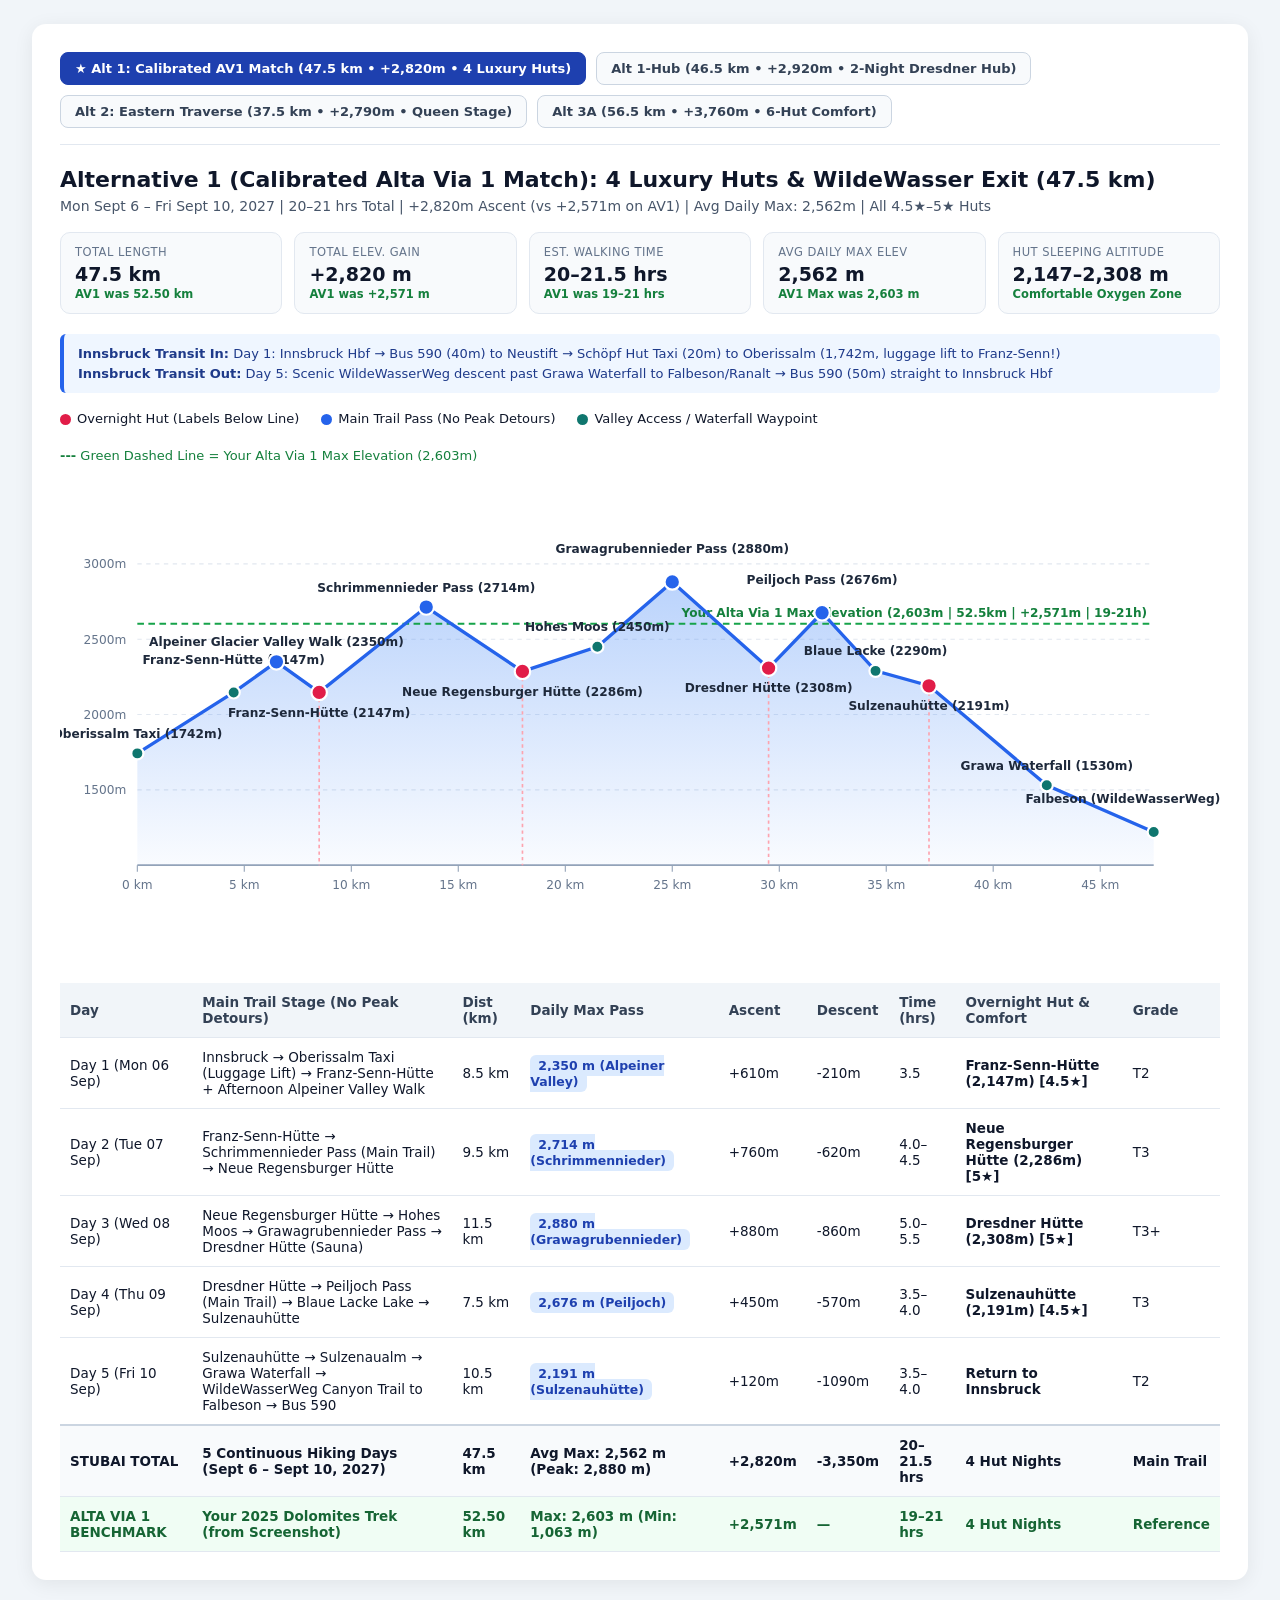
<file: state/elevation_profile_alt1.html>
<!DOCTYPE html>
<html lang="en">
<head>
<meta charset="UTF-8">
<title>Alternative 1 (Calibrated Alta Via 1 Match): 4 Luxury Huts & WildeWasser Exit (47.5 km) - Elevation Profile</title>
<style>
  body { font-family: system-ui, -apple-system, sans-serif; background: #f1f5f9; color: #0f172a; margin: 24px; }
  .card { background: #fff; border-radius: 14px; padding: 28px; box-shadow: 0 4px 20px rgba(0,0,0,0.07); max-width: 1160px; margin: 0 auto; }
  .nav-bar { display: flex; flex-wrap: wrap; gap: 10px; margin-bottom: 22px; padding-bottom: 16px; border-bottom: 1px solid #e2e8f0; }
  .nav-pill { text-decoration: none; padding: 8px 14px; border-radius: 8px; font-size: 13px; font-weight: 600; background: #f8fafc; color: #334155; border: 1px solid #cbd5e1; transition: all 0.15s; }
  .nav-pill:hover { background: #e2e8f0; }
  .nav-pill.active { background: #1e40af; color: #fff; border-color: #1e40af; }
  h1 { font-size: 22px; margin: 0 0 6px; color: #0f172a; }
  p.sub { color: #475569; margin: 0 0 18px; font-size: 14px; }
  .kpi-grid { display: grid; grid-template-columns: repeat(auto-fit, minmax(170px, 1fr)); gap: 12px; margin-bottom: 20px; }
  .kpi { background: #f8fafc; border: 1px solid #e2e8f0; border-radius: 10px; padding: 12px 14px; }
  .kpi-label { font-size: 11.5px; color: #64748b; text-transform: uppercase; letter-spacing: 0.04em; }
  .kpi-val { font-size: 19px; font-weight: 700; color: #0f172a; margin-top: 4px; }
  .kpi-sub { font-size: 11.5px; color: #15803d; font-weight: 600; margin-top: 2px; }
  .transit-box { background: #eff6ff; border-left: 4px solid #2563eb; padding: 10px 14px; border-radius: 6px; font-size: 13px; color: #1e3a8a; margin-bottom: 18px; line-height: 1.5; }
  table { width: 100%; border-collapse: collapse; margin-top: 20px; font-size: 13.5px; }
  th, td { border-bottom: 1px solid #e2e8f0; padding: 11px 10px; text-align: left; }
  th { background: #f1f5f9; font-weight: 600; color: #334155; }
  tr:hover td { background: #f8fafc; }
  .total-row td { font-weight: 700; background: #f8fafc; border-top: 2px solid #cbd5e1; }
  .av1-row td { font-weight: 600; background: #f0fdf4; color: #166534; }
  .legend { display: flex; flex-wrap: wrap; gap: 22px; font-size: 13px; margin-bottom: 10px; font-weight: 500; }
  .dot { display: inline-block; width: 11px; height: 11px; border-radius: 50%; margin-right: 6px; vertical-align: middle; }
  .elev-badge { background: #dbeafe; color: #1e40af; padding: 3px 8px; border-radius: 6px; font-weight: 600; font-size: 12.5px; }
</style>
</head>
<body>
<div class="card">
  <div class="nav-bar">
    <a href="elevation_profile_alt1.html" class="nav-pill active">★ Alt 1: Calibrated AV1 Match (47.5 km • +2,820m • 4 Luxury Huts)</a><a href="elevation_profile_alt1H.html" class="nav-pill ">Alt 1-Hub (46.5 km • +2,920m • 2-Night Dresdner Hub)</a><a href="elevation_profile_alt2.html" class="nav-pill ">Alt 2: Eastern Traverse (37.5 km • +2,790m • Queen Stage)</a><a href="elevation_profile_alt3A.html" class="nav-pill ">Alt 3A (56.5 km • +3,760m • 6-Hut Comfort)</a>
  </div>
  <h1>Alternative 1 (Calibrated Alta Via 1 Match): 4 Luxury Huts & WildeWasser Exit (47.5 km)</h1>
  <p class="sub">Mon Sept 6 – Fri Sept 10, 2027 | 20–21 hrs Total | +2,820m Ascent (vs +2,571m on AV1) | Avg Daily Max: 2,562m | All 4.5★–5★ Huts</p>
  <div class="kpi-grid">
    <div class="kpi"><div class="kpi-label">Total Length</div><div class="kpi-val">47.5 km</div><div class="kpi-sub">AV1 was 52.50 km</div></div>
    <div class="kpi"><div class="kpi-label">Total Elev. Gain</div><div class="kpi-val">+2,820 m</div><div class="kpi-sub">AV1 was +2,571 m</div></div>
    <div class="kpi"><div class="kpi-label">Est. Walking Time</div><div class="kpi-val">20–21.5 hrs</div><div class="kpi-sub">AV1 was 19–21 hrs</div></div>
    <div class="kpi"><div class="kpi-label">Avg Daily Max Elev</div><div class="kpi-val">2,562 m</div><div class="kpi-sub">AV1 Max was 2,603 m</div></div>
    <div class="kpi"><div class="kpi-label">Hut Sleeping Altitude</div><div class="kpi-val">2,147–2,308 m</div><div class="kpi-sub">Comfortable Oxygen Zone</div></div>
  </div>
  <div class="transit-box">
    <strong>Innsbruck Transit In:</strong> Day 1: Innsbruck Hbf → Bus 590 (40m) to Neustift → Schöpf Hut Taxi (20m) to Oberissalm (1,742m, luggage lift to Franz-Senn!)<br>
    <strong>Innsbruck Transit Out:</strong> Day 5: Scenic WildeWasserWeg descent past Grawa Waterfall to Falbeson/Ranalt → Bus 590 (50m) straight to Innsbruck Hbf
  </div>
  <div class="legend">
    <span><span class="dot" style="background:#e11d48"></span>Overnight Hut (Labels Below Line)</span>
    <span><span class="dot" style="background:#2563eb"></span>Main Trail Pass (No Peak Detours)</span>
    <span><span class="dot" style="background:#0f766e"></span>Valley Access / Waterfall Waypoint</span>
    <span style="color:#15803d;"><strong>---</strong> Green Dashed Line = Your Alta Via 1 Max Elevation (2,603m)</span>
  </div>
  <svg viewBox="0 0 1050 440" width="100%" height="auto">
    <defs>
      <linearGradient id="grad" x1="0" y1="0" x2="0" y2="1">
        <stop offset="0%" stop-color="#3b82f6" stop-opacity="0.35"/>
        <stop offset="100%" stop-color="#3b82f6" stop-opacity="0.03"/>
      </linearGradient>
    </defs>
    <!-- Grid lines -->
    <line x1="70" y1="286.8" x2="990" y2="286.8" stroke="#e2e8f0" stroke-dasharray="4"/><text x="60" y="290.8" text-anchor="end" font-size="11" fill="#64748b">1500m</text><line x1="70" y1="218.6" x2="990" y2="218.6" stroke="#e2e8f0" stroke-dasharray="4"/><text x="60" y="222.6" text-anchor="end" font-size="11" fill="#64748b">2000m</text><line x1="70" y1="150.5" x2="990" y2="150.5" stroke="#e2e8f0" stroke-dasharray="4"/><text x="60" y="154.5" text-anchor="end" font-size="11" fill="#64748b">2500m</text><line x1="70" y1="82.3" x2="990" y2="82.3" stroke="#e2e8f0" stroke-dasharray="4"/><text x="60" y="86.3" text-anchor="end" font-size="11" fill="#64748b">3000m</text>
    <line x1="70" y1="355" x2="990" y2="355" stroke="#94a3b8" stroke-width="1.5"/>
    <line x1="70.0" y1="355" x2="70.0" y2="361" stroke="#94a3b8"/><text x="70.0" y="377" text-anchor="middle" font-size="11" fill="#64748b">0 km</text><line x1="166.8" y1="355" x2="166.8" y2="361" stroke="#94a3b8"/><text x="166.8" y="377" text-anchor="middle" font-size="11" fill="#64748b">5 km</text><line x1="263.7" y1="355" x2="263.7" y2="361" stroke="#94a3b8"/><text x="263.7" y="377" text-anchor="middle" font-size="11" fill="#64748b">10 km</text><line x1="360.5" y1="355" x2="360.5" y2="361" stroke="#94a3b8"/><text x="360.5" y="377" text-anchor="middle" font-size="11" fill="#64748b">15 km</text><line x1="457.4" y1="355" x2="457.4" y2="361" stroke="#94a3b8"/><text x="457.4" y="377" text-anchor="middle" font-size="11" fill="#64748b">20 km</text><line x1="554.2" y1="355" x2="554.2" y2="361" stroke="#94a3b8"/><text x="554.2" y="377" text-anchor="middle" font-size="11" fill="#64748b">25 km</text><line x1="651.1" y1="355" x2="651.1" y2="361" stroke="#94a3b8"/><text x="651.1" y="377" text-anchor="middle" font-size="11" fill="#64748b">30 km</text><line x1="747.9" y1="355" x2="747.9" y2="361" stroke="#94a3b8"/><text x="747.9" y="377" text-anchor="middle" font-size="11" fill="#64748b">35 km</text><line x1="844.7" y1="355" x2="844.7" y2="361" stroke="#94a3b8"/><text x="844.7" y="377" text-anchor="middle" font-size="11" fill="#64748b">40 km</text><line x1="941.6" y1="355" x2="941.6" y2="361" stroke="#94a3b8"/><text x="941.6" y="377" text-anchor="middle" font-size="11" fill="#64748b">45 km</text>
    <polygon points="70.0,355 70.0,253.8 157.2,198.6 195.9,170.9 234.6,198.6 331.5,121.3 418.6,179.6 486.4,157.3 554.2,98.6 641.4,176.6 689.8,126.5 738.2,179.1 786.6,192.6 893.2,282.7 990.0,325.0 990.0,355" fill="url(#grad)"/>
    <line x1="70" y1="136.4" x2="990" y2="136.4" stroke="#16a34a" stroke-dasharray="6,4" stroke-width="1.8"/><text x="984" y="130.4" text-anchor="end" font-size="11" font-weight="600" fill="#15803d">Your Alta Via 1 Max Elevation (2,603m | 52.5km | +2,571m | 19-21h)</text>
    <line x1="234.6" y1="198.6" x2="234.6" y2="355" stroke="#fda4af" stroke-dasharray="3,3" stroke-width="1.5"/><line x1="418.6" y1="179.6" x2="418.6" y2="355" stroke="#fda4af" stroke-dasharray="3,3" stroke-width="1.5"/><line x1="641.4" y1="176.6" x2="641.4" y2="355" stroke="#fda4af" stroke-dasharray="3,3" stroke-width="1.5"/><line x1="786.6" y1="192.6" x2="786.6" y2="355" stroke="#fda4af" stroke-dasharray="3,3" stroke-width="1.5"/>
    <polyline fill="none" stroke="#2563eb" stroke-width="3" points="70.0,253.8 157.2,198.6 195.9,170.9 234.6,198.6 331.5,121.3 418.6,179.6 486.4,157.3 554.2,98.6 641.4,176.6 689.8,126.5 738.2,179.1 786.6,192.6 893.2,282.7 990.0,325.0"/>
    <g class="point"><circle cx="70.0" cy="253.8" r="5.5" fill="#0f766e" stroke="#fff" stroke-width="2"><title>Day 1 (Start): Oberissalm Taxi — 1742m (km 0.0)</title></circle><text x="70.0" y="239.8" text-anchor="middle" font-size="11" font-weight="600" fill="#1e293b">Oberissalm Taxi (1742m)</text></g><g class="point"><circle cx="157.2" cy="198.6" r="5.5" fill="#0f766e" stroke="#fff" stroke-width="2"><title>Day 1: Franz-Senn-Hütte — 2147m (km 4.5)</title></circle><text x="157.2" y="172.6" text-anchor="middle" font-size="11" font-weight="600" fill="#1e293b">Franz-Senn-Hütte (2147m)</text></g><g class="point"><circle cx="195.9" cy="170.9" r="7" fill="#2563eb" stroke="#fff" stroke-width="2"><title>Day 1 (Max): Alpeiner Glacier Valley Walk — 2350m (km 6.5)</title></circle><text x="195.9" y="156.9" text-anchor="middle" font-size="11" font-weight="600" fill="#1e293b">Alpeiner Glacier Valley Walk (2350m)</text></g><g class="point"><circle cx="234.6" cy="198.6" r="7" fill="#e11d48" stroke="#fff" stroke-width="2"><title>Day 1 (Night 1): Franz-Senn-Hütte — 2147m (km 8.5)</title></circle><text x="234.6" y="220.6" text-anchor="middle" font-size="11" font-weight="600" fill="#1e293b">Franz-Senn-Hütte (2147m)</text></g><g class="point"><circle cx="331.5" cy="121.3" r="7" fill="#2563eb" stroke="#fff" stroke-width="2"><title>Day 2 (Max): Schrimmennieder Pass — 2714m (km 13.5)</title></circle><text x="331.5" y="107.3" text-anchor="middle" font-size="11" font-weight="600" fill="#1e293b">Schrimmennieder Pass (2714m)</text></g><g class="point"><circle cx="418.6" cy="179.6" r="7" fill="#e11d48" stroke="#fff" stroke-width="2"><title>Day 2 (Night 2): Neue Regensburger Hütte — 2286m (km 18.0)</title></circle><text x="418.6" y="201.6" text-anchor="middle" font-size="11" font-weight="600" fill="#1e293b">Neue Regensburger Hütte (2286m)</text></g><g class="point"><circle cx="486.4" cy="157.3" r="5.5" fill="#0f766e" stroke="#fff" stroke-width="2"><title>Day 3: Hohes Moos — 2450m (km 21.5)</title></circle><text x="486.4" y="143.3" text-anchor="middle" font-size="11" font-weight="600" fill="#1e293b">Hohes Moos (2450m)</text></g><g class="point"><circle cx="554.2" cy="98.6" r="7" fill="#2563eb" stroke="#fff" stroke-width="2"><title>Day 3 (Max): Grawagrubennieder Pass — 2880m (km 25.0)</title></circle><text x="554.2" y="72.6" text-anchor="middle" font-size="11" font-weight="600" fill="#1e293b">Grawagrubennieder Pass (2880m)</text></g><g class="point"><circle cx="641.4" cy="176.6" r="7" fill="#e11d48" stroke="#fff" stroke-width="2"><title>Day 3 (Night 3): Dresdner Hütte — 2308m (km 29.5)</title></circle><text x="641.4" y="198.6" text-anchor="middle" font-size="11" font-weight="600" fill="#1e293b">Dresdner Hütte (2308m)</text></g><g class="point"><circle cx="689.8" cy="126.5" r="7" fill="#2563eb" stroke="#fff" stroke-width="2"><title>Day 4 (Max): Peiljoch Pass — 2676m (km 32.0)</title></circle><text x="689.8" y="100.5" text-anchor="middle" font-size="11" font-weight="600" fill="#1e293b">Peiljoch Pass (2676m)</text></g><g class="point"><circle cx="738.2" cy="179.1" r="5.5" fill="#0f766e" stroke="#fff" stroke-width="2"><title>Day 4: Blaue Lacke — 2290m (km 34.5)</title></circle><text x="738.2" y="165.1" text-anchor="middle" font-size="11" font-weight="600" fill="#1e293b">Blaue Lacke (2290m)</text></g><g class="point"><circle cx="786.6" cy="192.6" r="7" fill="#e11d48" stroke="#fff" stroke-width="2"><title>Day 4 (Night 4): Sulzenauhütte — 2191m (km 37.0)</title></circle><text x="786.6" y="214.6" text-anchor="middle" font-size="11" font-weight="600" fill="#1e293b">Sulzenauhütte (2191m)</text></g><g class="point"><circle cx="893.2" cy="282.7" r="5.5" fill="#0f766e" stroke="#fff" stroke-width="2"><title>Day 5: Grawa Waterfall — 1530m (km 42.5)</title></circle><text x="893.2" y="268.7" text-anchor="middle" font-size="11" font-weight="600" fill="#1e293b">Grawa Waterfall (1530m)</text></g><g class="point"><circle cx="990.0" cy="325.0" r="5.5" fill="#0f766e" stroke="#fff" stroke-width="2"><title>Day 5 (End): Falbeson (WildeWasserWeg) — 1220m (km 47.5)</title></circle><text x="990.0" y="299.0" text-anchor="middle" font-size="11" font-weight="600" fill="#1e293b">Falbeson (WildeWasserWeg) (1220m)</text></g>
  </svg>
  <table>
    <thead>
      <tr><th>Day</th><th>Main Trail Stage (No Peak Detours)</th><th>Dist (km)</th><th>Daily Max Pass</th><th>Ascent</th><th>Descent</th><th>Time (hrs)</th><th>Overnight Hut & Comfort</th><th>Grade</th></tr>
    </thead>
    <tbody>
      <tr><td>Day 1 (Mon 06 Sep)</td><td>Innsbruck → Oberissalm Taxi (Luggage Lift) → Franz-Senn-Hütte + Afternoon Alpeiner Valley Walk</td><td>8.5 km</td><td><span class="elev-badge">2,350 m (Alpeiner Valley)</span></td><td>+610m</td><td>-210m</td><td>3.5</td><td><strong>Franz-Senn-Hütte (2,147m) [4.5★]</strong></td><td>T2</td></tr><tr><td>Day 2 (Tue 07 Sep)</td><td>Franz-Senn-Hütte → Schrimmennieder Pass (Main Trail) → Neue Regensburger Hütte</td><td>9.5 km</td><td><span class="elev-badge">2,714 m (Schrimmennieder)</span></td><td>+760m</td><td>-620m</td><td>4.0–4.5</td><td><strong>Neue Regensburger Hütte (2,286m) [5★]</strong></td><td>T3</td></tr><tr><td>Day 3 (Wed 08 Sep)</td><td>Neue Regensburger Hütte → Hohes Moos → Grawagrubennieder Pass → Dresdner Hütte (Sauna)</td><td>11.5 km</td><td><span class="elev-badge">2,880 m (Grawagrubennieder)</span></td><td>+880m</td><td>-860m</td><td>5.0–5.5</td><td><strong>Dresdner Hütte (2,308m) [5★]</strong></td><td>T3+</td></tr><tr><td>Day 4 (Thu 09 Sep)</td><td>Dresdner Hütte → Peiljoch Pass (Main Trail) → Blaue Lacke Lake → Sulzenauhütte</td><td>7.5 km</td><td><span class="elev-badge">2,676 m (Peiljoch)</span></td><td>+450m</td><td>-570m</td><td>3.5–4.0</td><td><strong>Sulzenauhütte (2,191m) [4.5★]</strong></td><td>T3</td></tr><tr><td>Day 5 (Fri 10 Sep)</td><td>Sulzenauhütte → Sulzenaualm → Grawa Waterfall → WildeWasserWeg Canyon Trail to Falbeson → Bus 590</td><td>10.5 km</td><td><span class="elev-badge">2,191 m (Sulzenauhütte)</span></td><td>+120m</td><td>-1090m</td><td>3.5–4.0</td><td><strong>Return to Innsbruck</strong></td><td>T2</td></tr>
      <tr class="total-row">
        <td>STUBAI TOTAL</td>
        <td>5 Continuous Hiking Days (Sept 6 – Sept 10, 2027)</td>
        <td>47.5 km</td>
        <td>Avg Max: 2,562 m (Peak: 2,880 m)</td>
        <td>+2,820m</td>
        <td>-3,350m</td>
        <td>20–21.5 hrs</td>
        <td>4 Hut Nights</td>
        <td>Main Trail</td>
      </tr>
      <tr class="av1-row">
        <td>ALTA VIA 1 BENCHMARK</td>
        <td>Your 2025 Dolomites Trek (from Screenshot)</td>
        <td>52.50 km</td>
        <td>Max: 2,603 m (Min: 1,063 m)</td>
        <td>+2,571m</td>
        <td>—</td>
        <td>19–21 hrs</td>
        <td>4 Hut Nights</td>
        <td>Reference</td>
      </tr>
    </tbody>
  </table>
</div>
</body>
</html>
</file>
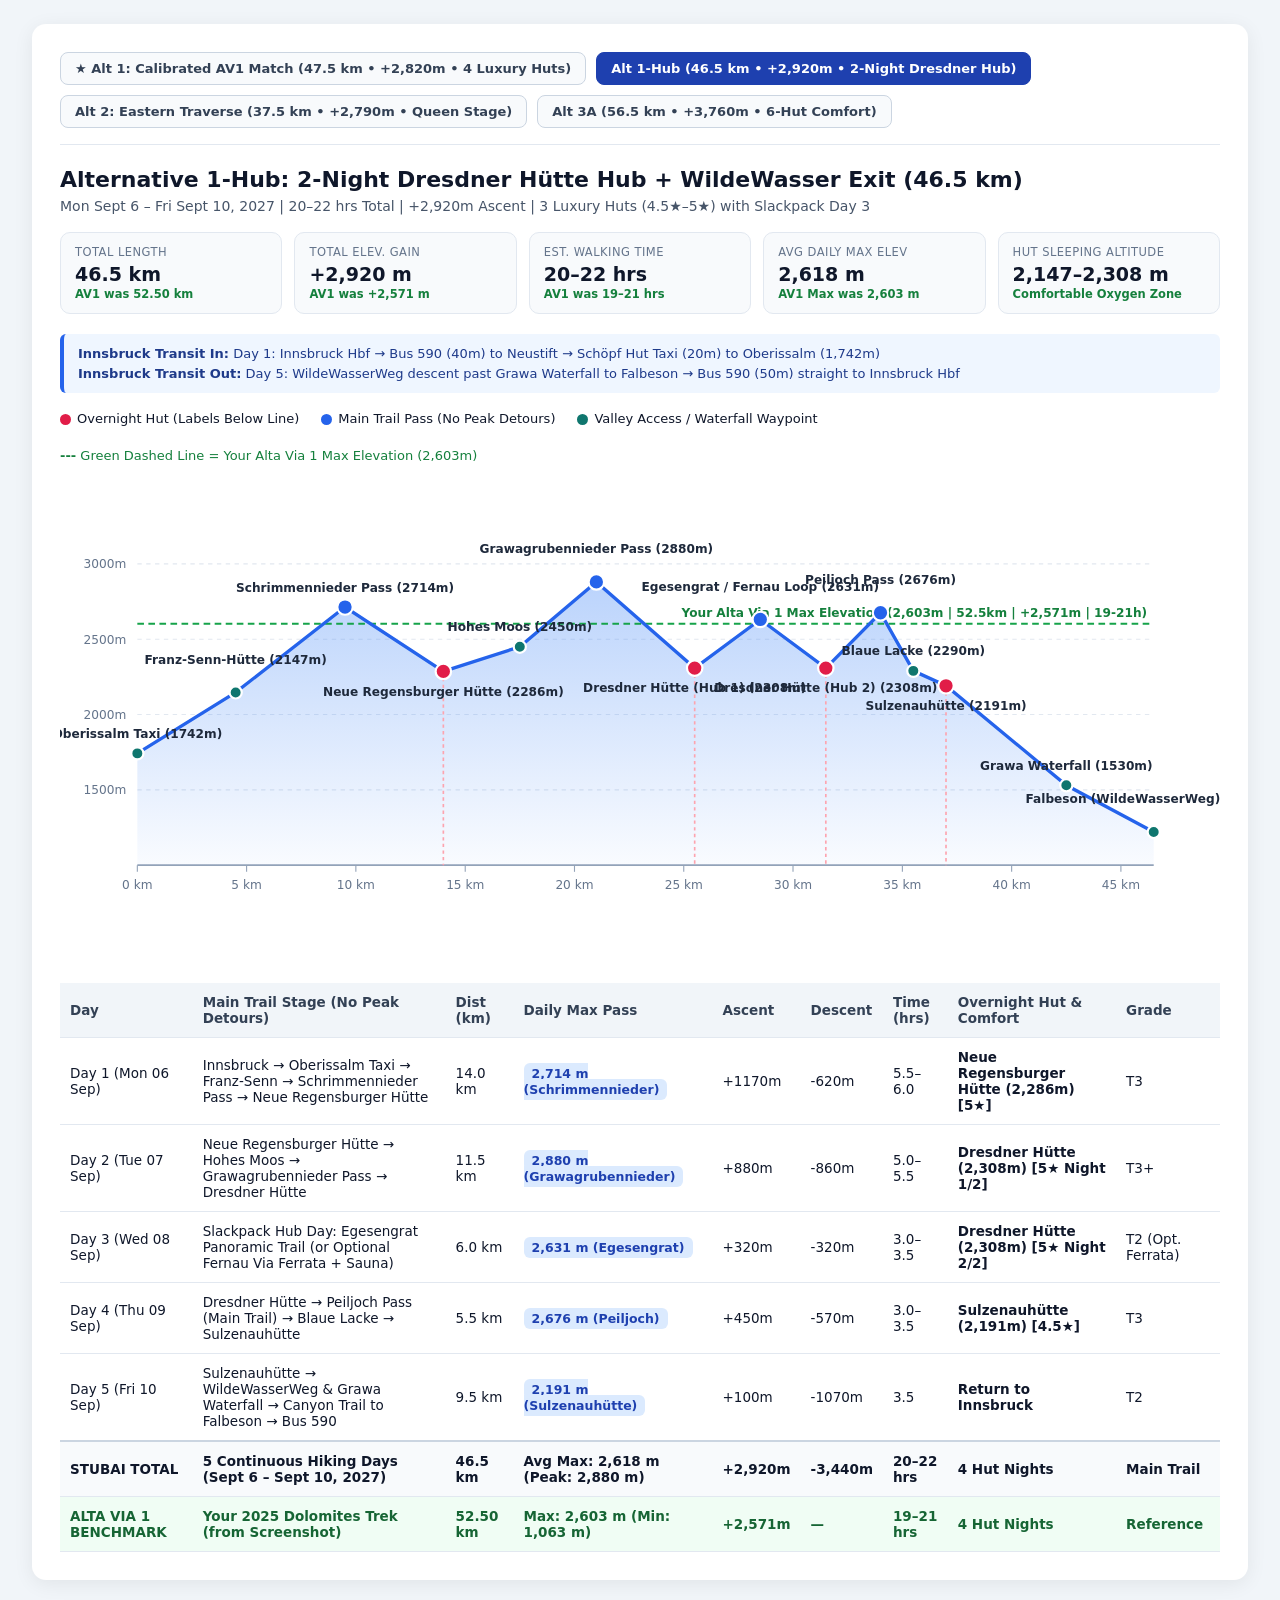
<file: state/elevation_profile_alt1H.html>
<!DOCTYPE html>
<html lang="en">
<head>
<meta charset="UTF-8">
<title>Alternative 1-Hub: 2-Night Dresdner Hütte Hub + WildeWasser Exit (46.5 km) - Elevation Profile</title>
<style>
  body { font-family: system-ui, -apple-system, sans-serif; background: #f1f5f9; color: #0f172a; margin: 24px; }
  .card { background: #fff; border-radius: 14px; padding: 28px; box-shadow: 0 4px 20px rgba(0,0,0,0.07); max-width: 1160px; margin: 0 auto; }
  .nav-bar { display: flex; flex-wrap: wrap; gap: 10px; margin-bottom: 22px; padding-bottom: 16px; border-bottom: 1px solid #e2e8f0; }
  .nav-pill { text-decoration: none; padding: 8px 14px; border-radius: 8px; font-size: 13px; font-weight: 600; background: #f8fafc; color: #334155; border: 1px solid #cbd5e1; transition: all 0.15s; }
  .nav-pill:hover { background: #e2e8f0; }
  .nav-pill.active { background: #1e40af; color: #fff; border-color: #1e40af; }
  h1 { font-size: 22px; margin: 0 0 6px; color: #0f172a; }
  p.sub { color: #475569; margin: 0 0 18px; font-size: 14px; }
  .kpi-grid { display: grid; grid-template-columns: repeat(auto-fit, minmax(170px, 1fr)); gap: 12px; margin-bottom: 20px; }
  .kpi { background: #f8fafc; border: 1px solid #e2e8f0; border-radius: 10px; padding: 12px 14px; }
  .kpi-label { font-size: 11.5px; color: #64748b; text-transform: uppercase; letter-spacing: 0.04em; }
  .kpi-val { font-size: 19px; font-weight: 700; color: #0f172a; margin-top: 4px; }
  .kpi-sub { font-size: 11.5px; color: #15803d; font-weight: 600; margin-top: 2px; }
  .transit-box { background: #eff6ff; border-left: 4px solid #2563eb; padding: 10px 14px; border-radius: 6px; font-size: 13px; color: #1e3a8a; margin-bottom: 18px; line-height: 1.5; }
  table { width: 100%; border-collapse: collapse; margin-top: 20px; font-size: 13.5px; }
  th, td { border-bottom: 1px solid #e2e8f0; padding: 11px 10px; text-align: left; }
  th { background: #f1f5f9; font-weight: 600; color: #334155; }
  tr:hover td { background: #f8fafc; }
  .total-row td { font-weight: 700; background: #f8fafc; border-top: 2px solid #cbd5e1; }
  .av1-row td { font-weight: 600; background: #f0fdf4; color: #166534; }
  .legend { display: flex; flex-wrap: wrap; gap: 22px; font-size: 13px; margin-bottom: 10px; font-weight: 500; }
  .dot { display: inline-block; width: 11px; height: 11px; border-radius: 50%; margin-right: 6px; vertical-align: middle; }
  .elev-badge { background: #dbeafe; color: #1e40af; padding: 3px 8px; border-radius: 6px; font-weight: 600; font-size: 12.5px; }
</style>
</head>
<body>
<div class="card">
  <div class="nav-bar">
    <a href="elevation_profile_alt1.html" class="nav-pill ">★ Alt 1: Calibrated AV1 Match (47.5 km • +2,820m • 4 Luxury Huts)</a><a href="elevation_profile_alt1H.html" class="nav-pill active">Alt 1-Hub (46.5 km • +2,920m • 2-Night Dresdner Hub)</a><a href="elevation_profile_alt2.html" class="nav-pill ">Alt 2: Eastern Traverse (37.5 km • +2,790m • Queen Stage)</a><a href="elevation_profile_alt3A.html" class="nav-pill ">Alt 3A (56.5 km • +3,760m • 6-Hut Comfort)</a>
  </div>
  <h1>Alternative 1-Hub: 2-Night Dresdner Hütte Hub + WildeWasser Exit (46.5 km)</h1>
  <p class="sub">Mon Sept 6 – Fri Sept 10, 2027 | 20–22 hrs Total | +2,920m Ascent | 3 Luxury Huts (4.5★–5★) with Slackpack Day 3</p>
  <div class="kpi-grid">
    <div class="kpi"><div class="kpi-label">Total Length</div><div class="kpi-val">46.5 km</div><div class="kpi-sub">AV1 was 52.50 km</div></div>
    <div class="kpi"><div class="kpi-label">Total Elev. Gain</div><div class="kpi-val">+2,920 m</div><div class="kpi-sub">AV1 was +2,571 m</div></div>
    <div class="kpi"><div class="kpi-label">Est. Walking Time</div><div class="kpi-val">20–22 hrs</div><div class="kpi-sub">AV1 was 19–21 hrs</div></div>
    <div class="kpi"><div class="kpi-label">Avg Daily Max Elev</div><div class="kpi-val">2,618 m</div><div class="kpi-sub">AV1 Max was 2,603 m</div></div>
    <div class="kpi"><div class="kpi-label">Hut Sleeping Altitude</div><div class="kpi-val">2,147–2,308 m</div><div class="kpi-sub">Comfortable Oxygen Zone</div></div>
  </div>
  <div class="transit-box">
    <strong>Innsbruck Transit In:</strong> Day 1: Innsbruck Hbf → Bus 590 (40m) to Neustift → Schöpf Hut Taxi (20m) to Oberissalm (1,742m)<br>
    <strong>Innsbruck Transit Out:</strong> Day 5: WildeWasserWeg descent past Grawa Waterfall to Falbeson → Bus 590 (50m) straight to Innsbruck Hbf
  </div>
  <div class="legend">
    <span><span class="dot" style="background:#e11d48"></span>Overnight Hut (Labels Below Line)</span>
    <span><span class="dot" style="background:#2563eb"></span>Main Trail Pass (No Peak Detours)</span>
    <span><span class="dot" style="background:#0f766e"></span>Valley Access / Waterfall Waypoint</span>
    <span style="color:#15803d;"><strong>---</strong> Green Dashed Line = Your Alta Via 1 Max Elevation (2,603m)</span>
  </div>
  <svg viewBox="0 0 1050 440" width="100%" height="auto">
    <defs>
      <linearGradient id="grad" x1="0" y1="0" x2="0" y2="1">
        <stop offset="0%" stop-color="#3b82f6" stop-opacity="0.35"/>
        <stop offset="100%" stop-color="#3b82f6" stop-opacity="0.03"/>
      </linearGradient>
    </defs>
    <!-- Grid lines -->
    <line x1="70" y1="286.8" x2="990" y2="286.8" stroke="#e2e8f0" stroke-dasharray="4"/><text x="60" y="290.8" text-anchor="end" font-size="11" fill="#64748b">1500m</text><line x1="70" y1="218.6" x2="990" y2="218.6" stroke="#e2e8f0" stroke-dasharray="4"/><text x="60" y="222.6" text-anchor="end" font-size="11" fill="#64748b">2000m</text><line x1="70" y1="150.5" x2="990" y2="150.5" stroke="#e2e8f0" stroke-dasharray="4"/><text x="60" y="154.5" text-anchor="end" font-size="11" fill="#64748b">2500m</text><line x1="70" y1="82.3" x2="990" y2="82.3" stroke="#e2e8f0" stroke-dasharray="4"/><text x="60" y="86.3" text-anchor="end" font-size="11" fill="#64748b">3000m</text>
    <line x1="70" y1="355" x2="990" y2="355" stroke="#94a3b8" stroke-width="1.5"/>
    <line x1="70.0" y1="355" x2="70.0" y2="361" stroke="#94a3b8"/><text x="70.0" y="377" text-anchor="middle" font-size="11" fill="#64748b">0 km</text><line x1="168.9" y1="355" x2="168.9" y2="361" stroke="#94a3b8"/><text x="168.9" y="377" text-anchor="middle" font-size="11" fill="#64748b">5 km</text><line x1="267.8" y1="355" x2="267.8" y2="361" stroke="#94a3b8"/><text x="267.8" y="377" text-anchor="middle" font-size="11" fill="#64748b">10 km</text><line x1="366.8" y1="355" x2="366.8" y2="361" stroke="#94a3b8"/><text x="366.8" y="377" text-anchor="middle" font-size="11" fill="#64748b">15 km</text><line x1="465.7" y1="355" x2="465.7" y2="361" stroke="#94a3b8"/><text x="465.7" y="377" text-anchor="middle" font-size="11" fill="#64748b">20 km</text><line x1="564.6" y1="355" x2="564.6" y2="361" stroke="#94a3b8"/><text x="564.6" y="377" text-anchor="middle" font-size="11" fill="#64748b">25 km</text><line x1="663.5" y1="355" x2="663.5" y2="361" stroke="#94a3b8"/><text x="663.5" y="377" text-anchor="middle" font-size="11" fill="#64748b">30 km</text><line x1="762.5" y1="355" x2="762.5" y2="361" stroke="#94a3b8"/><text x="762.5" y="377" text-anchor="middle" font-size="11" fill="#64748b">35 km</text><line x1="861.4" y1="355" x2="861.4" y2="361" stroke="#94a3b8"/><text x="861.4" y="377" text-anchor="middle" font-size="11" fill="#64748b">40 km</text><line x1="960.3" y1="355" x2="960.3" y2="361" stroke="#94a3b8"/><text x="960.3" y="377" text-anchor="middle" font-size="11" fill="#64748b">45 km</text>
    <polygon points="70.0,355 70.0,253.8 159.0,198.6 258.0,121.3 347.0,179.6 416.2,157.3 485.5,98.6 574.5,176.6 633.9,132.6 693.2,176.6 742.7,126.5 772.4,179.1 802.0,192.6 910.9,282.7 990.0,325.0 990.0,355" fill="url(#grad)"/>
    <line x1="70" y1="136.4" x2="990" y2="136.4" stroke="#16a34a" stroke-dasharray="6,4" stroke-width="1.8"/><text x="984" y="130.4" text-anchor="end" font-size="11" font-weight="600" fill="#15803d">Your Alta Via 1 Max Elevation (2,603m | 52.5km | +2,571m | 19-21h)</text>
    <line x1="347.0" y1="179.6" x2="347.0" y2="355" stroke="#fda4af" stroke-dasharray="3,3" stroke-width="1.5"/><line x1="574.5" y1="176.6" x2="574.5" y2="355" stroke="#fda4af" stroke-dasharray="3,3" stroke-width="1.5"/><line x1="693.2" y1="176.6" x2="693.2" y2="355" stroke="#fda4af" stroke-dasharray="3,3" stroke-width="1.5"/><line x1="802.0" y1="192.6" x2="802.0" y2="355" stroke="#fda4af" stroke-dasharray="3,3" stroke-width="1.5"/>
    <polyline fill="none" stroke="#2563eb" stroke-width="3" points="70.0,253.8 159.0,198.6 258.0,121.3 347.0,179.6 416.2,157.3 485.5,98.6 574.5,176.6 633.9,132.6 693.2,176.6 742.7,126.5 772.4,179.1 802.0,192.6 910.9,282.7 990.0,325.0"/>
    <g class="point"><circle cx="70.0" cy="253.8" r="5.5" fill="#0f766e" stroke="#fff" stroke-width="2"><title>Day 1 (Start): Oberissalm Taxi — 1742m (km 0.0)</title></circle><text x="70.0" y="239.8" text-anchor="middle" font-size="11" font-weight="600" fill="#1e293b">Oberissalm Taxi (1742m)</text></g><g class="point"><circle cx="159.0" cy="198.6" r="5.5" fill="#0f766e" stroke="#fff" stroke-width="2"><title>Day 1: Franz-Senn-Hütte — 2147m (km 4.5)</title></circle><text x="159.0" y="172.6" text-anchor="middle" font-size="11" font-weight="600" fill="#1e293b">Franz-Senn-Hütte (2147m)</text></g><g class="point"><circle cx="258.0" cy="121.3" r="7" fill="#2563eb" stroke="#fff" stroke-width="2"><title>Day 1 (Max): Schrimmennieder Pass — 2714m (km 9.5)</title></circle><text x="258.0" y="107.3" text-anchor="middle" font-size="11" font-weight="600" fill="#1e293b">Schrimmennieder Pass (2714m)</text></g><g class="point"><circle cx="347.0" cy="179.6" r="7" fill="#e11d48" stroke="#fff" stroke-width="2"><title>Day 1 (Night 1): Neue Regensburger Hütte — 2286m (km 14.0)</title></circle><text x="347.0" y="201.6" text-anchor="middle" font-size="11" font-weight="600" fill="#1e293b">Neue Regensburger Hütte (2286m)</text></g><g class="point"><circle cx="416.2" cy="157.3" r="5.5" fill="#0f766e" stroke="#fff" stroke-width="2"><title>Day 2: Hohes Moos — 2450m (km 17.5)</title></circle><text x="416.2" y="143.3" text-anchor="middle" font-size="11" font-weight="600" fill="#1e293b">Hohes Moos (2450m)</text></g><g class="point"><circle cx="485.5" cy="98.6" r="7" fill="#2563eb" stroke="#fff" stroke-width="2"><title>Day 2 (Max): Grawagrubennieder Pass — 2880m (km 21.0)</title></circle><text x="485.5" y="72.6" text-anchor="middle" font-size="11" font-weight="600" fill="#1e293b">Grawagrubennieder Pass (2880m)</text></g><g class="point"><circle cx="574.5" cy="176.6" r="7" fill="#e11d48" stroke="#fff" stroke-width="2"><title>Day 2 (Night 2): Dresdner Hütte (Hub 1) — 2308m (km 25.5)</title></circle><text x="574.5" y="198.6" text-anchor="middle" font-size="11" font-weight="600" fill="#1e293b">Dresdner Hütte (Hub 1) (2308m)</text></g><g class="point"><circle cx="633.9" cy="132.6" r="7" fill="#2563eb" stroke="#fff" stroke-width="2"><title>Day 3 (Slackpack): Egesengrat / Fernau Loop — 2631m (km 28.5)</title></circle><text x="633.9" y="106.6" text-anchor="middle" font-size="11" font-weight="600" fill="#1e293b">Egesengrat / Fernau Loop (2631m)</text></g><g class="point"><circle cx="693.2" cy="176.6" r="7" fill="#e11d48" stroke="#fff" stroke-width="2"><title>Day 3 (Night 3): Dresdner Hütte (Hub 2) — 2308m (km 31.5)</title></circle><text x="693.2" y="198.6" text-anchor="middle" font-size="11" font-weight="600" fill="#1e293b">Dresdner Hütte (Hub 2) (2308m)</text></g><g class="point"><circle cx="742.7" cy="126.5" r="7" fill="#2563eb" stroke="#fff" stroke-width="2"><title>Day 4 (Max): Peiljoch Pass — 2676m (km 34.0)</title></circle><text x="742.7" y="100.5" text-anchor="middle" font-size="11" font-weight="600" fill="#1e293b">Peiljoch Pass (2676m)</text></g><g class="point"><circle cx="772.4" cy="179.1" r="5.5" fill="#0f766e" stroke="#fff" stroke-width="2"><title>Day 4: Blaue Lacke — 2290m (km 35.5)</title></circle><text x="772.4" y="165.1" text-anchor="middle" font-size="11" font-weight="600" fill="#1e293b">Blaue Lacke (2290m)</text></g><g class="point"><circle cx="802.0" cy="192.6" r="7" fill="#e11d48" stroke="#fff" stroke-width="2"><title>Day 4 (Night 4): Sulzenauhütte — 2191m (km 37.0)</title></circle><text x="802.0" y="214.6" text-anchor="middle" font-size="11" font-weight="600" fill="#1e293b">Sulzenauhütte (2191m)</text></g><g class="point"><circle cx="910.9" cy="282.7" r="5.5" fill="#0f766e" stroke="#fff" stroke-width="2"><title>Day 5: Grawa Waterfall — 1530m (km 42.5)</title></circle><text x="910.9" y="268.7" text-anchor="middle" font-size="11" font-weight="600" fill="#1e293b">Grawa Waterfall (1530m)</text></g><g class="point"><circle cx="990.0" cy="325.0" r="5.5" fill="#0f766e" stroke="#fff" stroke-width="2"><title>Day 5 (End): Falbeson (WildeWasserWeg) — 1220m (km 46.5)</title></circle><text x="990.0" y="299.0" text-anchor="middle" font-size="11" font-weight="600" fill="#1e293b">Falbeson (WildeWasserWeg) (1220m)</text></g>
  </svg>
  <table>
    <thead>
      <tr><th>Day</th><th>Main Trail Stage (No Peak Detours)</th><th>Dist (km)</th><th>Daily Max Pass</th><th>Ascent</th><th>Descent</th><th>Time (hrs)</th><th>Overnight Hut & Comfort</th><th>Grade</th></tr>
    </thead>
    <tbody>
      <tr><td>Day 1 (Mon 06 Sep)</td><td>Innsbruck → Oberissalm Taxi → Franz-Senn → Schrimmennieder Pass → Neue Regensburger Hütte</td><td>14.0 km</td><td><span class="elev-badge">2,714 m (Schrimmennieder)</span></td><td>+1170m</td><td>-620m</td><td>5.5–6.0</td><td><strong>Neue Regensburger Hütte (2,286m) [5★]</strong></td><td>T3</td></tr><tr><td>Day 2 (Tue 07 Sep)</td><td>Neue Regensburger Hütte → Hohes Moos → Grawagrubennieder Pass → Dresdner Hütte</td><td>11.5 km</td><td><span class="elev-badge">2,880 m (Grawagrubennieder)</span></td><td>+880m</td><td>-860m</td><td>5.0–5.5</td><td><strong>Dresdner Hütte (2,308m) [5★ Night 1/2]</strong></td><td>T3+</td></tr><tr><td>Day 3 (Wed 08 Sep)</td><td>Slackpack Hub Day: Egesengrat Panoramic Trail (or Optional Fernau Via Ferrata + Sauna)</td><td>6.0 km</td><td><span class="elev-badge">2,631 m (Egesengrat)</span></td><td>+320m</td><td>-320m</td><td>3.0–3.5</td><td><strong>Dresdner Hütte (2,308m) [5★ Night 2/2]</strong></td><td>T2 (Opt. Ferrata)</td></tr><tr><td>Day 4 (Thu 09 Sep)</td><td>Dresdner Hütte → Peiljoch Pass (Main Trail) → Blaue Lacke → Sulzenauhütte</td><td>5.5 km</td><td><span class="elev-badge">2,676 m (Peiljoch)</span></td><td>+450m</td><td>-570m</td><td>3.0–3.5</td><td><strong>Sulzenauhütte (2,191m) [4.5★]</strong></td><td>T3</td></tr><tr><td>Day 5 (Fri 10 Sep)</td><td>Sulzenauhütte → WildeWasserWeg & Grawa Waterfall → Canyon Trail to Falbeson → Bus 590</td><td>9.5 km</td><td><span class="elev-badge">2,191 m (Sulzenauhütte)</span></td><td>+100m</td><td>-1070m</td><td>3.5</td><td><strong>Return to Innsbruck</strong></td><td>T2</td></tr>
      <tr class="total-row">
        <td>STUBAI TOTAL</td>
        <td>5 Continuous Hiking Days (Sept 6 – Sept 10, 2027)</td>
        <td>46.5 km</td>
        <td>Avg Max: 2,618 m (Peak: 2,880 m)</td>
        <td>+2,920m</td>
        <td>-3,440m</td>
        <td>20–22 hrs</td>
        <td>4 Hut Nights</td>
        <td>Main Trail</td>
      </tr>
      <tr class="av1-row">
        <td>ALTA VIA 1 BENCHMARK</td>
        <td>Your 2025 Dolomites Trek (from Screenshot)</td>
        <td>52.50 km</td>
        <td>Max: 2,603 m (Min: 1,063 m)</td>
        <td>+2,571m</td>
        <td>—</td>
        <td>19–21 hrs</td>
        <td>4 Hut Nights</td>
        <td>Reference</td>
      </tr>
    </tbody>
  </table>
</div>
</body>
</html>
</file>
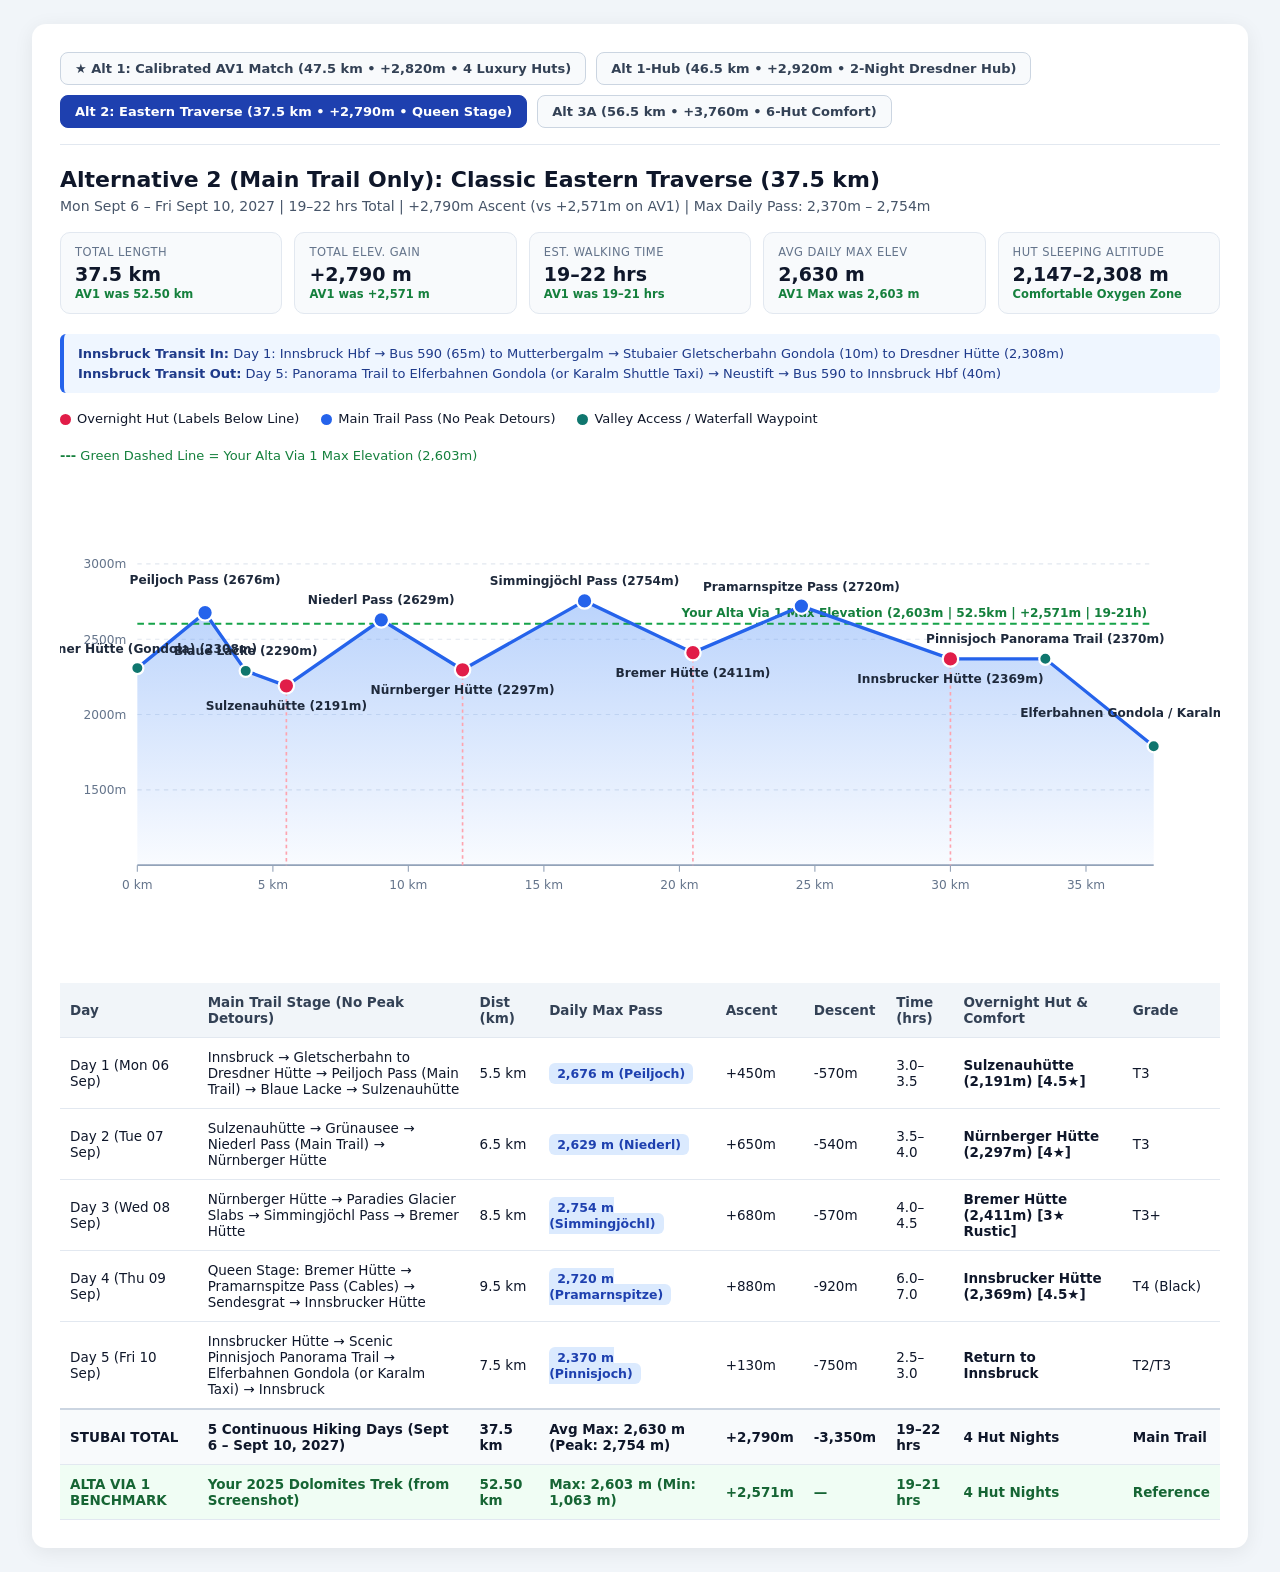
<file: state/elevation_profile_alt2.html>
<!DOCTYPE html>
<html lang="en">
<head>
<meta charset="UTF-8">
<title>Alternative 2 (Main Trail Only): Classic Eastern Traverse (37.5 km) - Elevation Profile</title>
<style>
  body { font-family: system-ui, -apple-system, sans-serif; background: #f1f5f9; color: #0f172a; margin: 24px; }
  .card { background: #fff; border-radius: 14px; padding: 28px; box-shadow: 0 4px 20px rgba(0,0,0,0.07); max-width: 1160px; margin: 0 auto; }
  .nav-bar { display: flex; flex-wrap: wrap; gap: 10px; margin-bottom: 22px; padding-bottom: 16px; border-bottom: 1px solid #e2e8f0; }
  .nav-pill { text-decoration: none; padding: 8px 14px; border-radius: 8px; font-size: 13px; font-weight: 600; background: #f8fafc; color: #334155; border: 1px solid #cbd5e1; transition: all 0.15s; }
  .nav-pill:hover { background: #e2e8f0; }
  .nav-pill.active { background: #1e40af; color: #fff; border-color: #1e40af; }
  h1 { font-size: 22px; margin: 0 0 6px; color: #0f172a; }
  p.sub { color: #475569; margin: 0 0 18px; font-size: 14px; }
  .kpi-grid { display: grid; grid-template-columns: repeat(auto-fit, minmax(170px, 1fr)); gap: 12px; margin-bottom: 20px; }
  .kpi { background: #f8fafc; border: 1px solid #e2e8f0; border-radius: 10px; padding: 12px 14px; }
  .kpi-label { font-size: 11.5px; color: #64748b; text-transform: uppercase; letter-spacing: 0.04em; }
  .kpi-val { font-size: 19px; font-weight: 700; color: #0f172a; margin-top: 4px; }
  .kpi-sub { font-size: 11.5px; color: #15803d; font-weight: 600; margin-top: 2px; }
  .transit-box { background: #eff6ff; border-left: 4px solid #2563eb; padding: 10px 14px; border-radius: 6px; font-size: 13px; color: #1e3a8a; margin-bottom: 18px; line-height: 1.5; }
  table { width: 100%; border-collapse: collapse; margin-top: 20px; font-size: 13.5px; }
  th, td { border-bottom: 1px solid #e2e8f0; padding: 11px 10px; text-align: left; }
  th { background: #f1f5f9; font-weight: 600; color: #334155; }
  tr:hover td { background: #f8fafc; }
  .total-row td { font-weight: 700; background: #f8fafc; border-top: 2px solid #cbd5e1; }
  .av1-row td { font-weight: 600; background: #f0fdf4; color: #166534; }
  .legend { display: flex; flex-wrap: wrap; gap: 22px; font-size: 13px; margin-bottom: 10px; font-weight: 500; }
  .dot { display: inline-block; width: 11px; height: 11px; border-radius: 50%; margin-right: 6px; vertical-align: middle; }
  .elev-badge { background: #dbeafe; color: #1e40af; padding: 3px 8px; border-radius: 6px; font-weight: 600; font-size: 12.5px; }
</style>
</head>
<body>
<div class="card">
  <div class="nav-bar">
    <a href="elevation_profile_alt1.html" class="nav-pill ">★ Alt 1: Calibrated AV1 Match (47.5 km • +2,820m • 4 Luxury Huts)</a><a href="elevation_profile_alt1H.html" class="nav-pill ">Alt 1-Hub (46.5 km • +2,920m • 2-Night Dresdner Hub)</a><a href="elevation_profile_alt2.html" class="nav-pill active">Alt 2: Eastern Traverse (37.5 km • +2,790m • Queen Stage)</a><a href="elevation_profile_alt3A.html" class="nav-pill ">Alt 3A (56.5 km • +3,760m • 6-Hut Comfort)</a>
  </div>
  <h1>Alternative 2 (Main Trail Only): Classic Eastern Traverse (37.5 km)</h1>
  <p class="sub">Mon Sept 6 – Fri Sept 10, 2027 | 19–22 hrs Total | +2,790m Ascent (vs +2,571m on AV1) | Max Daily Pass: 2,370m – 2,754m</p>
  <div class="kpi-grid">
    <div class="kpi"><div class="kpi-label">Total Length</div><div class="kpi-val">37.5 km</div><div class="kpi-sub">AV1 was 52.50 km</div></div>
    <div class="kpi"><div class="kpi-label">Total Elev. Gain</div><div class="kpi-val">+2,790 m</div><div class="kpi-sub">AV1 was +2,571 m</div></div>
    <div class="kpi"><div class="kpi-label">Est. Walking Time</div><div class="kpi-val">19–22 hrs</div><div class="kpi-sub">AV1 was 19–21 hrs</div></div>
    <div class="kpi"><div class="kpi-label">Avg Daily Max Elev</div><div class="kpi-val">2,630 m</div><div class="kpi-sub">AV1 Max was 2,603 m</div></div>
    <div class="kpi"><div class="kpi-label">Hut Sleeping Altitude</div><div class="kpi-val">2,147–2,308 m</div><div class="kpi-sub">Comfortable Oxygen Zone</div></div>
  </div>
  <div class="transit-box">
    <strong>Innsbruck Transit In:</strong> Day 1: Innsbruck Hbf → Bus 590 (65m) to Mutterbergalm → Stubaier Gletscherbahn Gondola (10m) to Dresdner Hütte (2,308m)<br>
    <strong>Innsbruck Transit Out:</strong> Day 5: Panorama Trail to Elferbahnen Gondola (or Karalm Shuttle Taxi) → Neustift → Bus 590 to Innsbruck Hbf (40m)
  </div>
  <div class="legend">
    <span><span class="dot" style="background:#e11d48"></span>Overnight Hut (Labels Below Line)</span>
    <span><span class="dot" style="background:#2563eb"></span>Main Trail Pass (No Peak Detours)</span>
    <span><span class="dot" style="background:#0f766e"></span>Valley Access / Waterfall Waypoint</span>
    <span style="color:#15803d;"><strong>---</strong> Green Dashed Line = Your Alta Via 1 Max Elevation (2,603m)</span>
  </div>
  <svg viewBox="0 0 1050 440" width="100%" height="auto">
    <defs>
      <linearGradient id="grad" x1="0" y1="0" x2="0" y2="1">
        <stop offset="0%" stop-color="#3b82f6" stop-opacity="0.35"/>
        <stop offset="100%" stop-color="#3b82f6" stop-opacity="0.03"/>
      </linearGradient>
    </defs>
    <!-- Grid lines -->
    <line x1="70" y1="286.8" x2="990" y2="286.8" stroke="#e2e8f0" stroke-dasharray="4"/><text x="60" y="290.8" text-anchor="end" font-size="11" fill="#64748b">1500m</text><line x1="70" y1="218.6" x2="990" y2="218.6" stroke="#e2e8f0" stroke-dasharray="4"/><text x="60" y="222.6" text-anchor="end" font-size="11" fill="#64748b">2000m</text><line x1="70" y1="150.5" x2="990" y2="150.5" stroke="#e2e8f0" stroke-dasharray="4"/><text x="60" y="154.5" text-anchor="end" font-size="11" fill="#64748b">2500m</text><line x1="70" y1="82.3" x2="990" y2="82.3" stroke="#e2e8f0" stroke-dasharray="4"/><text x="60" y="86.3" text-anchor="end" font-size="11" fill="#64748b">3000m</text>
    <line x1="70" y1="355" x2="990" y2="355" stroke="#94a3b8" stroke-width="1.5"/>
    <line x1="70.0" y1="355" x2="70.0" y2="361" stroke="#94a3b8"/><text x="70.0" y="377" text-anchor="middle" font-size="11" fill="#64748b">0 km</text><line x1="192.7" y1="355" x2="192.7" y2="361" stroke="#94a3b8"/><text x="192.7" y="377" text-anchor="middle" font-size="11" fill="#64748b">5 km</text><line x1="315.3" y1="355" x2="315.3" y2="361" stroke="#94a3b8"/><text x="315.3" y="377" text-anchor="middle" font-size="11" fill="#64748b">10 km</text><line x1="438.0" y1="355" x2="438.0" y2="361" stroke="#94a3b8"/><text x="438.0" y="377" text-anchor="middle" font-size="11" fill="#64748b">15 km</text><line x1="560.7" y1="355" x2="560.7" y2="361" stroke="#94a3b8"/><text x="560.7" y="377" text-anchor="middle" font-size="11" fill="#64748b">20 km</text><line x1="683.3" y1="355" x2="683.3" y2="361" stroke="#94a3b8"/><text x="683.3" y="377" text-anchor="middle" font-size="11" fill="#64748b">25 km</text><line x1="806.0" y1="355" x2="806.0" y2="361" stroke="#94a3b8"/><text x="806.0" y="377" text-anchor="middle" font-size="11" fill="#64748b">30 km</text><line x1="928.7" y1="355" x2="928.7" y2="361" stroke="#94a3b8"/><text x="928.7" y="377" text-anchor="middle" font-size="11" fill="#64748b">35 km</text>
    <polygon points="70.0,355 70.0,176.6 131.3,126.5 168.1,179.1 204.9,192.6 290.8,132.9 364.4,178.1 474.8,115.8 572.9,162.6 671.1,120.5 806.0,168.3 891.9,168.2 990.0,247.3 990.0,355" fill="url(#grad)"/>
    <line x1="70" y1="136.4" x2="990" y2="136.4" stroke="#16a34a" stroke-dasharray="6,4" stroke-width="1.8"/><text x="984" y="130.4" text-anchor="end" font-size="11" font-weight="600" fill="#15803d">Your Alta Via 1 Max Elevation (2,603m | 52.5km | +2,571m | 19-21h)</text>
    <line x1="204.9" y1="192.6" x2="204.9" y2="355" stroke="#fda4af" stroke-dasharray="3,3" stroke-width="1.5"/><line x1="364.4" y1="178.1" x2="364.4" y2="355" stroke="#fda4af" stroke-dasharray="3,3" stroke-width="1.5"/><line x1="572.9" y1="162.6" x2="572.9" y2="355" stroke="#fda4af" stroke-dasharray="3,3" stroke-width="1.5"/><line x1="806.0" y1="168.3" x2="806.0" y2="355" stroke="#fda4af" stroke-dasharray="3,3" stroke-width="1.5"/>
    <polyline fill="none" stroke="#2563eb" stroke-width="3" points="70.0,176.6 131.3,126.5 168.1,179.1 204.9,192.6 290.8,132.9 364.4,178.1 474.8,115.8 572.9,162.6 671.1,120.5 806.0,168.3 891.9,168.2 990.0,247.3"/>
    <g class="point"><circle cx="70.0" cy="176.6" r="5.5" fill="#0f766e" stroke="#fff" stroke-width="2"><title>Day 1 (Start): Dresdner Hütte (Gondola) — 2308m (km 0.0)</title></circle><text x="70.0" y="162.6" text-anchor="middle" font-size="11" font-weight="600" fill="#1e293b">Dresdner Hütte (Gondola) (2308m)</text></g><g class="point"><circle cx="131.3" cy="126.5" r="7" fill="#2563eb" stroke="#fff" stroke-width="2"><title>Day 1 (Max): Peiljoch Pass — 2676m (km 2.5)</title></circle><text x="131.3" y="100.5" text-anchor="middle" font-size="11" font-weight="600" fill="#1e293b">Peiljoch Pass (2676m)</text></g><g class="point"><circle cx="168.1" cy="179.1" r="5.5" fill="#0f766e" stroke="#fff" stroke-width="2"><title>Day 1: Blaue Lacke — 2290m (km 4.0)</title></circle><text x="168.1" y="165.1" text-anchor="middle" font-size="11" font-weight="600" fill="#1e293b">Blaue Lacke (2290m)</text></g><g class="point"><circle cx="204.9" cy="192.6" r="7" fill="#e11d48" stroke="#fff" stroke-width="2"><title>Day 1 (Night 1): Sulzenauhütte — 2191m (km 5.5)</title></circle><text x="204.9" y="214.6" text-anchor="middle" font-size="11" font-weight="600" fill="#1e293b">Sulzenauhütte (2191m)</text></g><g class="point"><circle cx="290.8" cy="132.9" r="7" fill="#2563eb" stroke="#fff" stroke-width="2"><title>Day 2 (Max): Niederl Pass — 2629m (km 9.0)</title></circle><text x="290.8" y="118.9" text-anchor="middle" font-size="11" font-weight="600" fill="#1e293b">Niederl Pass (2629m)</text></g><g class="point"><circle cx="364.4" cy="178.1" r="7" fill="#e11d48" stroke="#fff" stroke-width="2"><title>Day 2 (Night 2): Nürnberger Hütte — 2297m (km 12.0)</title></circle><text x="364.4" y="200.1" text-anchor="middle" font-size="11" font-weight="600" fill="#1e293b">Nürnberger Hütte (2297m)</text></g><g class="point"><circle cx="474.8" cy="115.8" r="7" fill="#2563eb" stroke="#fff" stroke-width="2"><title>Day 3 (Max): Simmingjöchl Pass — 2754m (km 16.5)</title></circle><text x="474.8" y="101.8" text-anchor="middle" font-size="11" font-weight="600" fill="#1e293b">Simmingjöchl Pass (2754m)</text></g><g class="point"><circle cx="572.9" cy="162.6" r="7" fill="#e11d48" stroke="#fff" stroke-width="2"><title>Day 3 (Night 3): Bremer Hütte — 2411m (km 20.5)</title></circle><text x="572.9" y="184.6" text-anchor="middle" font-size="11" font-weight="600" fill="#1e293b">Bremer Hütte (2411m)</text></g><g class="point"><circle cx="671.1" cy="120.5" r="7" fill="#2563eb" stroke="#fff" stroke-width="2"><title>Day 4 (Max): Pramarnspitze Pass — 2720m (km 24.5)</title></circle><text x="671.1" y="106.5" text-anchor="middle" font-size="11" font-weight="600" fill="#1e293b">Pramarnspitze Pass (2720m)</text></g><g class="point"><circle cx="806.0" cy="168.3" r="7" fill="#e11d48" stroke="#fff" stroke-width="2"><title>Day 4 (Night 4): Innsbrucker Hütte — 2369m (km 30.0)</title></circle><text x="806.0" y="190.3" text-anchor="middle" font-size="11" font-weight="600" fill="#1e293b">Innsbrucker Hütte (2369m)</text></g><g class="point"><circle cx="891.9" cy="168.2" r="5.5" fill="#0f766e" stroke="#fff" stroke-width="2"><title>Day 5 (Max): Pinnisjoch Panorama Trail — 2370m (km 33.5)</title></circle><text x="891.9" y="154.2" text-anchor="middle" font-size="11" font-weight="600" fill="#1e293b">Pinnisjoch Panorama Trail (2370m)</text></g><g class="point"><circle cx="990.0" cy="247.3" r="5.5" fill="#0f766e" stroke="#fff" stroke-width="2"><title>Day 5 (End): Elferbahnen Gondola / Karalm — 1790m (km 37.5)</title></circle><text x="990.0" y="221.3" text-anchor="middle" font-size="11" font-weight="600" fill="#1e293b">Elferbahnen Gondola / Karalm (1790m)</text></g>
  </svg>
  <table>
    <thead>
      <tr><th>Day</th><th>Main Trail Stage (No Peak Detours)</th><th>Dist (km)</th><th>Daily Max Pass</th><th>Ascent</th><th>Descent</th><th>Time (hrs)</th><th>Overnight Hut & Comfort</th><th>Grade</th></tr>
    </thead>
    <tbody>
      <tr><td>Day 1 (Mon 06 Sep)</td><td>Innsbruck → Gletscherbahn to Dresdner Hütte → Peiljoch Pass (Main Trail) → Blaue Lacke → Sulzenauhütte</td><td>5.5 km</td><td><span class="elev-badge">2,676 m (Peiljoch)</span></td><td>+450m</td><td>-570m</td><td>3.0–3.5</td><td><strong>Sulzenauhütte (2,191m) [4.5★]</strong></td><td>T3</td></tr><tr><td>Day 2 (Tue 07 Sep)</td><td>Sulzenauhütte → Grünausee → Niederl Pass (Main Trail) → Nürnberger Hütte</td><td>6.5 km</td><td><span class="elev-badge">2,629 m (Niederl)</span></td><td>+650m</td><td>-540m</td><td>3.5–4.0</td><td><strong>Nürnberger Hütte (2,297m) [4★]</strong></td><td>T3</td></tr><tr><td>Day 3 (Wed 08 Sep)</td><td>Nürnberger Hütte → Paradies Glacier Slabs → Simmingjöchl Pass → Bremer Hütte</td><td>8.5 km</td><td><span class="elev-badge">2,754 m (Simmingjöchl)</span></td><td>+680m</td><td>-570m</td><td>4.0–4.5</td><td><strong>Bremer Hütte (2,411m) [3★ Rustic]</strong></td><td>T3+</td></tr><tr><td>Day 4 (Thu 09 Sep)</td><td>Queen Stage: Bremer Hütte → Pramarnspitze Pass (Cables) → Sendesgrat → Innsbrucker Hütte</td><td>9.5 km</td><td><span class="elev-badge">2,720 m (Pramarnspitze)</span></td><td>+880m</td><td>-920m</td><td>6.0–7.0</td><td><strong>Innsbrucker Hütte (2,369m) [4.5★]</strong></td><td>T4 (Black)</td></tr><tr><td>Day 5 (Fri 10 Sep)</td><td>Innsbrucker Hütte → Scenic Pinnisjoch Panorama Trail → Elferbahnen Gondola (or Karalm Taxi) → Innsbruck</td><td>7.5 km</td><td><span class="elev-badge">2,370 m (Pinnisjoch)</span></td><td>+130m</td><td>-750m</td><td>2.5–3.0</td><td><strong>Return to Innsbruck</strong></td><td>T2/T3</td></tr>
      <tr class="total-row">
        <td>STUBAI TOTAL</td>
        <td>5 Continuous Hiking Days (Sept 6 – Sept 10, 2027)</td>
        <td>37.5 km</td>
        <td>Avg Max: 2,630 m (Peak: 2,754 m)</td>
        <td>+2,790m</td>
        <td>-3,350m</td>
        <td>19–22 hrs</td>
        <td>4 Hut Nights</td>
        <td>Main Trail</td>
      </tr>
      <tr class="av1-row">
        <td>ALTA VIA 1 BENCHMARK</td>
        <td>Your 2025 Dolomites Trek (from Screenshot)</td>
        <td>52.50 km</td>
        <td>Max: 2,603 m (Min: 1,063 m)</td>
        <td>+2,571m</td>
        <td>—</td>
        <td>19–21 hrs</td>
        <td>4 Hut Nights</td>
        <td>Reference</td>
      </tr>
    </tbody>
  </table>
</div>
</body>
</html>
</file>
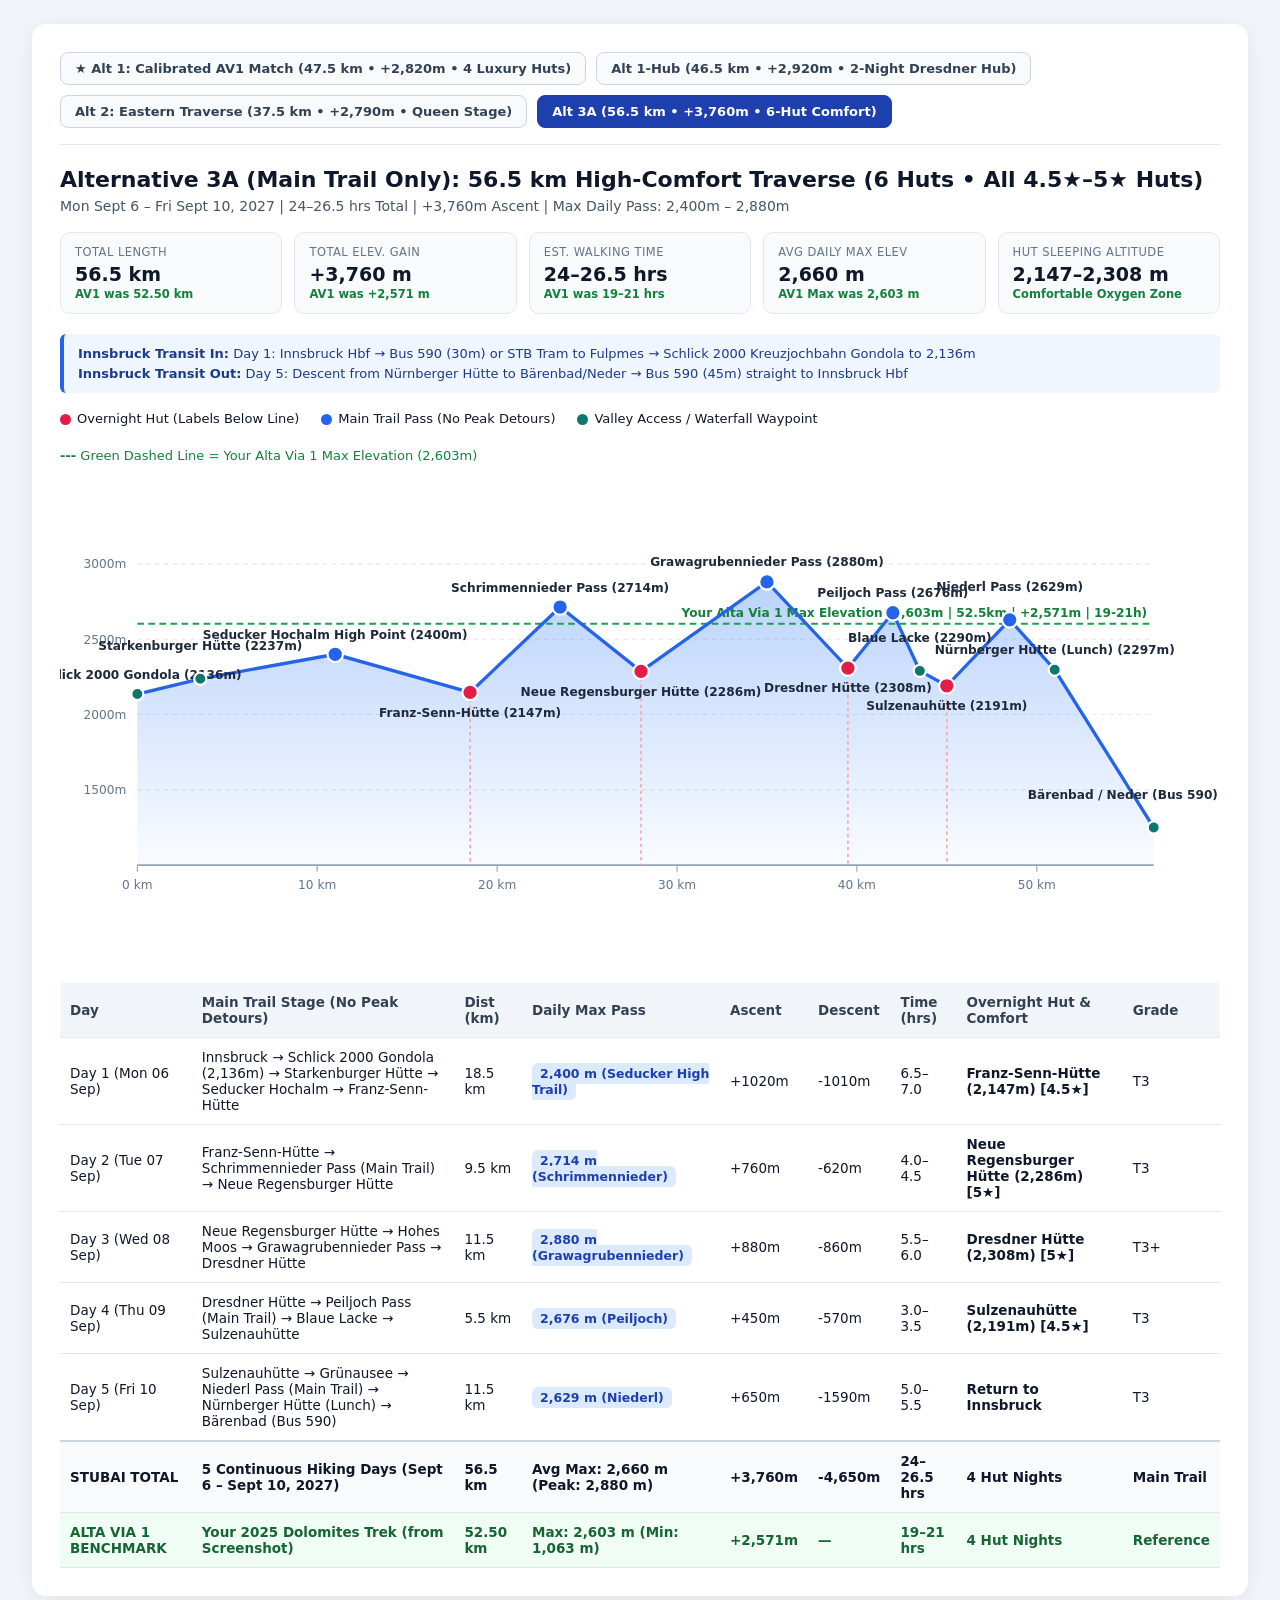
<file: state/elevation_profile_alt3A.html>
<!DOCTYPE html>
<html lang="en">
<head>
<meta charset="UTF-8">
<title>Alternative 3A (Main Trail Only): 56.5 km High-Comfort Traverse (6 Huts • All 4.5★–5★ Huts) - Elevation Profile</title>
<style>
  body { font-family: system-ui, -apple-system, sans-serif; background: #f1f5f9; color: #0f172a; margin: 24px; }
  .card { background: #fff; border-radius: 14px; padding: 28px; box-shadow: 0 4px 20px rgba(0,0,0,0.07); max-width: 1160px; margin: 0 auto; }
  .nav-bar { display: flex; flex-wrap: wrap; gap: 10px; margin-bottom: 22px; padding-bottom: 16px; border-bottom: 1px solid #e2e8f0; }
  .nav-pill { text-decoration: none; padding: 8px 14px; border-radius: 8px; font-size: 13px; font-weight: 600; background: #f8fafc; color: #334155; border: 1px solid #cbd5e1; transition: all 0.15s; }
  .nav-pill:hover { background: #e2e8f0; }
  .nav-pill.active { background: #1e40af; color: #fff; border-color: #1e40af; }
  h1 { font-size: 22px; margin: 0 0 6px; color: #0f172a; }
  p.sub { color: #475569; margin: 0 0 18px; font-size: 14px; }
  .kpi-grid { display: grid; grid-template-columns: repeat(auto-fit, minmax(170px, 1fr)); gap: 12px; margin-bottom: 20px; }
  .kpi { background: #f8fafc; border: 1px solid #e2e8f0; border-radius: 10px; padding: 12px 14px; }
  .kpi-label { font-size: 11.5px; color: #64748b; text-transform: uppercase; letter-spacing: 0.04em; }
  .kpi-val { font-size: 19px; font-weight: 700; color: #0f172a; margin-top: 4px; }
  .kpi-sub { font-size: 11.5px; color: #15803d; font-weight: 600; margin-top: 2px; }
  .transit-box { background: #eff6ff; border-left: 4px solid #2563eb; padding: 10px 14px; border-radius: 6px; font-size: 13px; color: #1e3a8a; margin-bottom: 18px; line-height: 1.5; }
  table { width: 100%; border-collapse: collapse; margin-top: 20px; font-size: 13.5px; }
  th, td { border-bottom: 1px solid #e2e8f0; padding: 11px 10px; text-align: left; }
  th { background: #f1f5f9; font-weight: 600; color: #334155; }
  tr:hover td { background: #f8fafc; }
  .total-row td { font-weight: 700; background: #f8fafc; border-top: 2px solid #cbd5e1; }
  .av1-row td { font-weight: 600; background: #f0fdf4; color: #166534; }
  .legend { display: flex; flex-wrap: wrap; gap: 22px; font-size: 13px; margin-bottom: 10px; font-weight: 500; }
  .dot { display: inline-block; width: 11px; height: 11px; border-radius: 50%; margin-right: 6px; vertical-align: middle; }
  .elev-badge { background: #dbeafe; color: #1e40af; padding: 3px 8px; border-radius: 6px; font-weight: 600; font-size: 12.5px; }
</style>
</head>
<body>
<div class="card">
  <div class="nav-bar">
    <a href="elevation_profile_alt1.html" class="nav-pill ">★ Alt 1: Calibrated AV1 Match (47.5 km • +2,820m • 4 Luxury Huts)</a><a href="elevation_profile_alt1H.html" class="nav-pill ">Alt 1-Hub (46.5 km • +2,920m • 2-Night Dresdner Hub)</a><a href="elevation_profile_alt2.html" class="nav-pill ">Alt 2: Eastern Traverse (37.5 km • +2,790m • Queen Stage)</a><a href="elevation_profile_alt3A.html" class="nav-pill active">Alt 3A (56.5 km • +3,760m • 6-Hut Comfort)</a>
  </div>
  <h1>Alternative 3A (Main Trail Only): 56.5 km High-Comfort Traverse (6 Huts • All 4.5★–5★ Huts)</h1>
  <p class="sub">Mon Sept 6 – Fri Sept 10, 2027 | 24–26.5 hrs Total | +3,760m Ascent | Max Daily Pass: 2,400m – 2,880m</p>
  <div class="kpi-grid">
    <div class="kpi"><div class="kpi-label">Total Length</div><div class="kpi-val">56.5 km</div><div class="kpi-sub">AV1 was 52.50 km</div></div>
    <div class="kpi"><div class="kpi-label">Total Elev. Gain</div><div class="kpi-val">+3,760 m</div><div class="kpi-sub">AV1 was +2,571 m</div></div>
    <div class="kpi"><div class="kpi-label">Est. Walking Time</div><div class="kpi-val">24–26.5 hrs</div><div class="kpi-sub">AV1 was 19–21 hrs</div></div>
    <div class="kpi"><div class="kpi-label">Avg Daily Max Elev</div><div class="kpi-val">2,660 m</div><div class="kpi-sub">AV1 Max was 2,603 m</div></div>
    <div class="kpi"><div class="kpi-label">Hut Sleeping Altitude</div><div class="kpi-val">2,147–2,308 m</div><div class="kpi-sub">Comfortable Oxygen Zone</div></div>
  </div>
  <div class="transit-box">
    <strong>Innsbruck Transit In:</strong> Day 1: Innsbruck Hbf → Bus 590 (30m) or STB Tram to Fulpmes → Schlick 2000 Kreuzjochbahn Gondola to 2,136m<br>
    <strong>Innsbruck Transit Out:</strong> Day 5: Descent from Nürnberger Hütte to Bärenbad/Neder → Bus 590 (45m) straight to Innsbruck Hbf
  </div>
  <div class="legend">
    <span><span class="dot" style="background:#e11d48"></span>Overnight Hut (Labels Below Line)</span>
    <span><span class="dot" style="background:#2563eb"></span>Main Trail Pass (No Peak Detours)</span>
    <span><span class="dot" style="background:#0f766e"></span>Valley Access / Waterfall Waypoint</span>
    <span style="color:#15803d;"><strong>---</strong> Green Dashed Line = Your Alta Via 1 Max Elevation (2,603m)</span>
  </div>
  <svg viewBox="0 0 1050 440" width="100%" height="auto">
    <defs>
      <linearGradient id="grad" x1="0" y1="0" x2="0" y2="1">
        <stop offset="0%" stop-color="#3b82f6" stop-opacity="0.35"/>
        <stop offset="100%" stop-color="#3b82f6" stop-opacity="0.03"/>
      </linearGradient>
    </defs>
    <!-- Grid lines -->
    <line x1="70" y1="286.8" x2="990" y2="286.8" stroke="#e2e8f0" stroke-dasharray="4"/><text x="60" y="290.8" text-anchor="end" font-size="11" fill="#64748b">1500m</text><line x1="70" y1="218.6" x2="990" y2="218.6" stroke="#e2e8f0" stroke-dasharray="4"/><text x="60" y="222.6" text-anchor="end" font-size="11" fill="#64748b">2000m</text><line x1="70" y1="150.5" x2="990" y2="150.5" stroke="#e2e8f0" stroke-dasharray="4"/><text x="60" y="154.5" text-anchor="end" font-size="11" fill="#64748b">2500m</text><line x1="70" y1="82.3" x2="990" y2="82.3" stroke="#e2e8f0" stroke-dasharray="4"/><text x="60" y="86.3" text-anchor="end" font-size="11" fill="#64748b">3000m</text>
    <line x1="70" y1="355" x2="990" y2="355" stroke="#94a3b8" stroke-width="1.5"/>
    <line x1="70.0" y1="355" x2="70.0" y2="361" stroke="#94a3b8"/><text x="70.0" y="377" text-anchor="middle" font-size="11" fill="#64748b">0 km</text><line x1="232.8" y1="355" x2="232.8" y2="361" stroke="#94a3b8"/><text x="232.8" y="377" text-anchor="middle" font-size="11" fill="#64748b">10 km</text><line x1="395.7" y1="355" x2="395.7" y2="361" stroke="#94a3b8"/><text x="395.7" y="377" text-anchor="middle" font-size="11" fill="#64748b">20 km</text><line x1="558.5" y1="355" x2="558.5" y2="361" stroke="#94a3b8"/><text x="558.5" y="377" text-anchor="middle" font-size="11" fill="#64748b">30 km</text><line x1="721.3" y1="355" x2="721.3" y2="361" stroke="#94a3b8"/><text x="721.3" y="377" text-anchor="middle" font-size="11" fill="#64748b">40 km</text><line x1="884.2" y1="355" x2="884.2" y2="361" stroke="#94a3b8"/><text x="884.2" y="377" text-anchor="middle" font-size="11" fill="#64748b">50 km</text>
    <polygon points="70.0,355 70.0,200.1 127.0,186.3 249.1,164.1 371.2,198.6 452.7,121.3 525.9,179.6 639.9,98.6 713.2,176.6 753.9,126.5 778.3,179.1 802.7,192.6 859.7,132.9 900.4,178.1 990.0,320.9 990.0,355" fill="url(#grad)"/>
    <line x1="70" y1="136.4" x2="990" y2="136.4" stroke="#16a34a" stroke-dasharray="6,4" stroke-width="1.8"/><text x="984" y="130.4" text-anchor="end" font-size="11" font-weight="600" fill="#15803d">Your Alta Via 1 Max Elevation (2,603m | 52.5km | +2,571m | 19-21h)</text>
    <line x1="371.2" y1="198.6" x2="371.2" y2="355" stroke="#fda4af" stroke-dasharray="3,3" stroke-width="1.5"/><line x1="525.9" y1="179.6" x2="525.9" y2="355" stroke="#fda4af" stroke-dasharray="3,3" stroke-width="1.5"/><line x1="713.2" y1="176.6" x2="713.2" y2="355" stroke="#fda4af" stroke-dasharray="3,3" stroke-width="1.5"/><line x1="802.7" y1="192.6" x2="802.7" y2="355" stroke="#fda4af" stroke-dasharray="3,3" stroke-width="1.5"/>
    <polyline fill="none" stroke="#2563eb" stroke-width="3" points="70.0,200.1 127.0,186.3 249.1,164.1 371.2,198.6 452.7,121.3 525.9,179.6 639.9,98.6 713.2,176.6 753.9,126.5 778.3,179.1 802.7,192.6 859.7,132.9 900.4,178.1 990.0,320.9"/>
    <g class="point"><circle cx="70.0" cy="200.1" r="5.5" fill="#0f766e" stroke="#fff" stroke-width="2"><title>Day 1 (Start): Schlick 2000 Gondola — 2136m (km 0.0)</title></circle><text x="70.0" y="186.1" text-anchor="middle" font-size="11" font-weight="600" fill="#1e293b">Schlick 2000 Gondola (2136m)</text></g><g class="point"><circle cx="127.0" cy="186.3" r="5.5" fill="#0f766e" stroke="#fff" stroke-width="2"><title>Day 1: Starkenburger Hütte — 2237m (km 3.5)</title></circle><text x="127.0" y="160.3" text-anchor="middle" font-size="11" font-weight="600" fill="#1e293b">Starkenburger Hütte (2237m)</text></g><g class="point"><circle cx="249.1" cy="164.1" r="7" fill="#2563eb" stroke="#fff" stroke-width="2"><title>Day 1 (Max): Seducker Hochalm High Point — 2400m (km 11.0)</title></circle><text x="249.1" y="150.1" text-anchor="middle" font-size="11" font-weight="600" fill="#1e293b">Seducker Hochalm High Point (2400m)</text></g><g class="point"><circle cx="371.2" cy="198.6" r="7" fill="#e11d48" stroke="#fff" stroke-width="2"><title>Day 1 (Night 1): Franz-Senn-Hütte — 2147m (km 18.5)</title></circle><text x="371.2" y="220.6" text-anchor="middle" font-size="11" font-weight="600" fill="#1e293b">Franz-Senn-Hütte (2147m)</text></g><g class="point"><circle cx="452.7" cy="121.3" r="7" fill="#2563eb" stroke="#fff" stroke-width="2"><title>Day 2 (Max): Schrimmennieder Pass — 2714m (km 23.5)</title></circle><text x="452.7" y="107.3" text-anchor="middle" font-size="11" font-weight="600" fill="#1e293b">Schrimmennieder Pass (2714m)</text></g><g class="point"><circle cx="525.9" cy="179.6" r="7" fill="#e11d48" stroke="#fff" stroke-width="2"><title>Day 2 (Night 2): Neue Regensburger Hütte — 2286m (km 28.0)</title></circle><text x="525.9" y="201.6" text-anchor="middle" font-size="11" font-weight="600" fill="#1e293b">Neue Regensburger Hütte (2286m)</text></g><g class="point"><circle cx="639.9" cy="98.6" r="7" fill="#2563eb" stroke="#fff" stroke-width="2"><title>Day 3 (Max): Grawagrubennieder Pass — 2880m (km 35.0)</title></circle><text x="639.9" y="84.6" text-anchor="middle" font-size="11" font-weight="600" fill="#1e293b">Grawagrubennieder Pass (2880m)</text></g><g class="point"><circle cx="713.2" cy="176.6" r="7" fill="#e11d48" stroke="#fff" stroke-width="2"><title>Day 3 (Night 3): Dresdner Hütte — 2308m (km 39.5)</title></circle><text x="713.2" y="198.6" text-anchor="middle" font-size="11" font-weight="600" fill="#1e293b">Dresdner Hütte (2308m)</text></g><g class="point"><circle cx="753.9" cy="126.5" r="7" fill="#2563eb" stroke="#fff" stroke-width="2"><title>Day 4 (Max): Peiljoch Pass — 2676m (km 42.0)</title></circle><text x="753.9" y="112.5" text-anchor="middle" font-size="11" font-weight="600" fill="#1e293b">Peiljoch Pass (2676m)</text></g><g class="point"><circle cx="778.3" cy="179.1" r="5.5" fill="#0f766e" stroke="#fff" stroke-width="2"><title>Day 4: Blaue Lacke — 2290m (km 43.5)</title></circle><text x="778.3" y="153.1" text-anchor="middle" font-size="11" font-weight="600" fill="#1e293b">Blaue Lacke (2290m)</text></g><g class="point"><circle cx="802.7" cy="192.6" r="7" fill="#e11d48" stroke="#fff" stroke-width="2"><title>Day 4 (Night 4): Sulzenauhütte — 2191m (km 45.0)</title></circle><text x="802.7" y="214.6" text-anchor="middle" font-size="11" font-weight="600" fill="#1e293b">Sulzenauhütte (2191m)</text></g><g class="point"><circle cx="859.7" cy="132.9" r="7" fill="#2563eb" stroke="#fff" stroke-width="2"><title>Day 5 (Max): Niederl Pass — 2629m (km 48.5)</title></circle><text x="859.7" y="106.9" text-anchor="middle" font-size="11" font-weight="600" fill="#1e293b">Niederl Pass (2629m)</text></g><g class="point"><circle cx="900.4" cy="178.1" r="5.5" fill="#0f766e" stroke="#fff" stroke-width="2"><title>Day 5: Nürnberger Hütte (Lunch) — 2297m (km 51.0)</title></circle><text x="900.4" y="164.1" text-anchor="middle" font-size="11" font-weight="600" fill="#1e293b">Nürnberger Hütte (Lunch) (2297m)</text></g><g class="point"><circle cx="990.0" cy="320.9" r="5.5" fill="#0f766e" stroke="#fff" stroke-width="2"><title>Day 5 (End): Bärenbad / Neder (Bus 590) — 1250m (km 56.5)</title></circle><text x="990.0" y="294.9" text-anchor="middle" font-size="11" font-weight="600" fill="#1e293b">Bärenbad / Neder (Bus 590) (1250m)</text></g>
  </svg>
  <table>
    <thead>
      <tr><th>Day</th><th>Main Trail Stage (No Peak Detours)</th><th>Dist (km)</th><th>Daily Max Pass</th><th>Ascent</th><th>Descent</th><th>Time (hrs)</th><th>Overnight Hut & Comfort</th><th>Grade</th></tr>
    </thead>
    <tbody>
      <tr><td>Day 1 (Mon 06 Sep)</td><td>Innsbruck → Schlick 2000 Gondola (2,136m) → Starkenburger Hütte → Seducker Hochalm → Franz-Senn-Hütte</td><td>18.5 km</td><td><span class="elev-badge">2,400 m (Seducker High Trail)</span></td><td>+1020m</td><td>-1010m</td><td>6.5–7.0</td><td><strong>Franz-Senn-Hütte (2,147m) [4.5★]</strong></td><td>T3</td></tr><tr><td>Day 2 (Tue 07 Sep)</td><td>Franz-Senn-Hütte → Schrimmennieder Pass (Main Trail) → Neue Regensburger Hütte</td><td>9.5 km</td><td><span class="elev-badge">2,714 m (Schrimmennieder)</span></td><td>+760m</td><td>-620m</td><td>4.0–4.5</td><td><strong>Neue Regensburger Hütte (2,286m) [5★]</strong></td><td>T3</td></tr><tr><td>Day 3 (Wed 08 Sep)</td><td>Neue Regensburger Hütte → Hohes Moos → Grawagrubennieder Pass → Dresdner Hütte</td><td>11.5 km</td><td><span class="elev-badge">2,880 m (Grawagrubennieder)</span></td><td>+880m</td><td>-860m</td><td>5.5–6.0</td><td><strong>Dresdner Hütte (2,308m) [5★]</strong></td><td>T3+</td></tr><tr><td>Day 4 (Thu 09 Sep)</td><td>Dresdner Hütte → Peiljoch Pass (Main Trail) → Blaue Lacke → Sulzenauhütte</td><td>5.5 km</td><td><span class="elev-badge">2,676 m (Peiljoch)</span></td><td>+450m</td><td>-570m</td><td>3.0–3.5</td><td><strong>Sulzenauhütte (2,191m) [4.5★]</strong></td><td>T3</td></tr><tr><td>Day 5 (Fri 10 Sep)</td><td>Sulzenauhütte → Grünausee → Niederl Pass (Main Trail) → Nürnberger Hütte (Lunch) → Bärenbad (Bus 590)</td><td>11.5 km</td><td><span class="elev-badge">2,629 m (Niederl)</span></td><td>+650m</td><td>-1590m</td><td>5.0–5.5</td><td><strong>Return to Innsbruck</strong></td><td>T3</td></tr>
      <tr class="total-row">
        <td>STUBAI TOTAL</td>
        <td>5 Continuous Hiking Days (Sept 6 – Sept 10, 2027)</td>
        <td>56.5 km</td>
        <td>Avg Max: 2,660 m (Peak: 2,880 m)</td>
        <td>+3,760m</td>
        <td>-4,650m</td>
        <td>24–26.5 hrs</td>
        <td>4 Hut Nights</td>
        <td>Main Trail</td>
      </tr>
      <tr class="av1-row">
        <td>ALTA VIA 1 BENCHMARK</td>
        <td>Your 2025 Dolomites Trek (from Screenshot)</td>
        <td>52.50 km</td>
        <td>Max: 2,603 m (Min: 1,063 m)</td>
        <td>+2,571m</td>
        <td>—</td>
        <td>19–21 hrs</td>
        <td>4 Hut Nights</td>
        <td>Reference</td>
      </tr>
    </tbody>
  </table>
</div>
</body>
</html>
</file>
